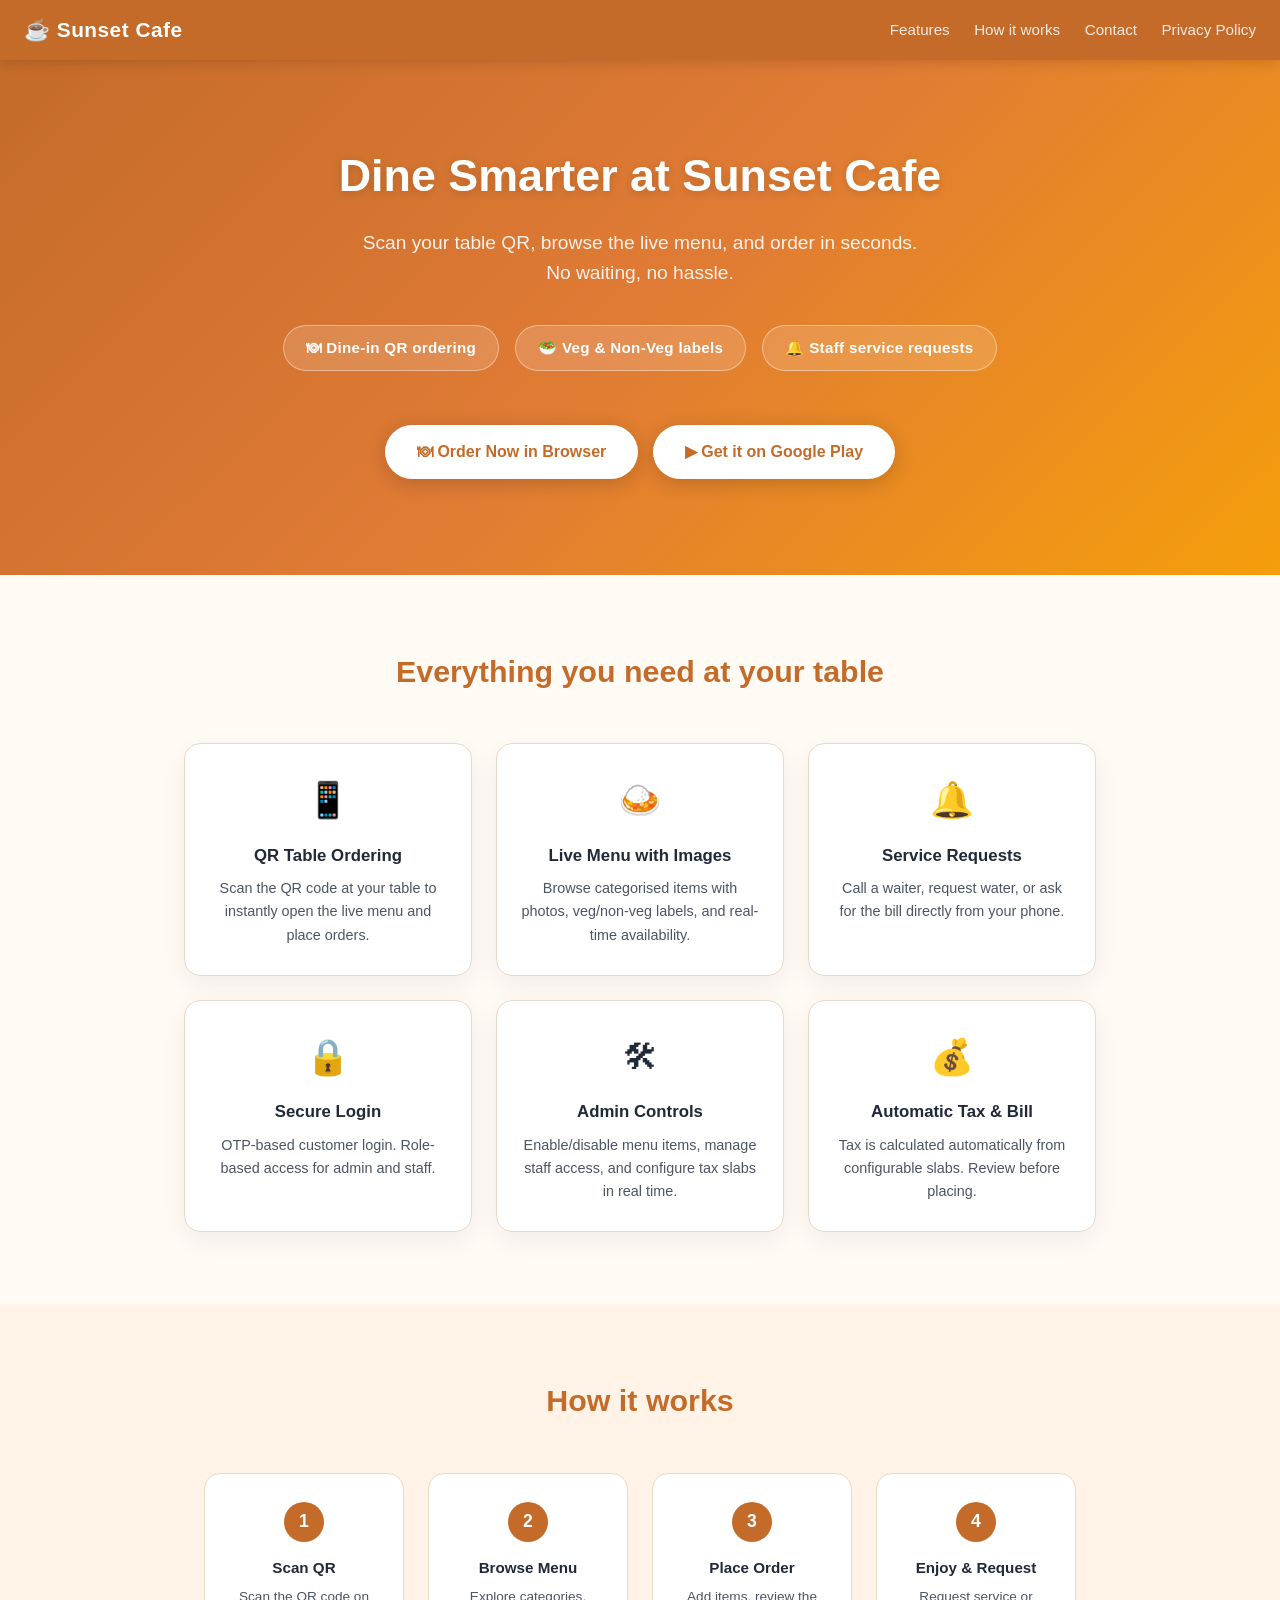
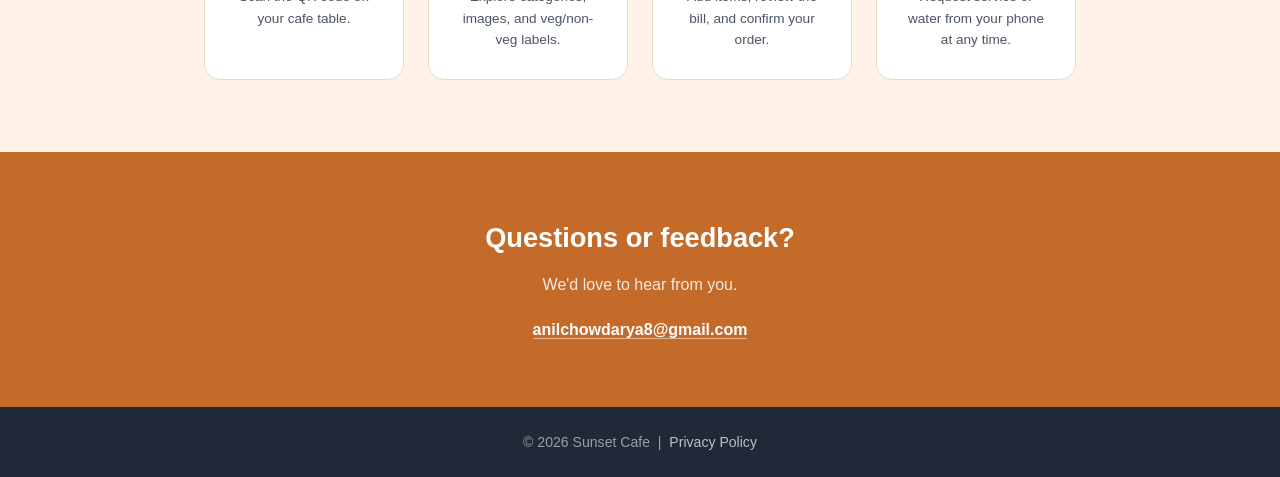
<file: index.html>
<!DOCTYPE html>
<html lang="en">
  <head>
    <meta charset="UTF-8" />
    <meta name="viewport" content="width=device-width, initial-scale=1.0" />
    <title>Sunset Cafe — Dine Smarter</title>
    <style>
      :root {
        --bg: #fffaf4;
        --card: #ffffff;
        --text: #1f2937;
        --muted: #4b5563;
        --accent: #c46b2a;
        --accent2: #f59e0b;
        --border: #ead9c8;
      }
      * { box-sizing: border-box; margin: 0; padding: 0; }
      body {
        font-family: Inter, Arial, sans-serif;
        background: var(--bg);
        color: var(--text);
        line-height: 1.6;
      }

      /* HEADER */
      header {
        background: var(--accent);
        color: #fff;
        padding: 0 24px;
        display: flex;
        align-items: center;
        justify-content: space-between;
        height: 60px;
        position: sticky;
        top: 0;
        z-index: 100;
        box-shadow: 0 2px 12px rgba(0,0,0,0.15);
      }
      header .brand {
        font-size: 1.3rem;
        font-weight: 700;
        letter-spacing: 0.5px;
      }
      header nav a {
        color: rgba(255,255,255,0.85);
        text-decoration: none;
        margin-left: 20px;
        font-size: 0.95rem;
        transition: color 0.2s;
      }
      header nav a:hover { color: #fff; }

      /* HERO */
      .hero {
        background: linear-gradient(135deg, var(--accent) 0%, #e07b35 50%, var(--accent2) 100%);
        color: #fff;
        text-align: center;
        padding: 80px 24px 96px;
      }
      .hero h1 {
        font-size: 2.8rem;
        font-weight: 800;
        margin-bottom: 16px;
        text-shadow: 0 2px 8px rgba(0,0,0,0.15);
      }
      .hero p {
        font-size: 1.2rem;
        color: rgba(255,255,255,0.9);
        max-width: 560px;
        margin: 0 auto 36px;
      }
      .badge-row {
        display: flex;
        justify-content: center;
        gap: 16px;
        flex-wrap: wrap;
      }
      .badge {
        background: rgba(255,255,255,0.15);
        border: 1.5px solid rgba(255,255,255,0.4);
        border-radius: 30px;
        padding: 10px 22px;
        font-size: 0.95rem;
        font-weight: 600;
        letter-spacing: 0.3px;
      }
      .btn-play {
        display: inline-block;
        margin-top: 28px;
        background: #fff;
        color: var(--accent);
        font-weight: 700;
        font-size: 1rem;
        padding: 14px 32px;
        border-radius: 50px;
        text-decoration: none;
        box-shadow: 0 4px 20px rgba(0,0,0,0.18);
        transition: transform 0.2s, box-shadow 0.2s;
      }
      .btn-play:hover { transform: translateY(-2px); box-shadow: 0 8px 28px rgba(0,0,0,0.22); }

      /* FEATURES */
      .section {
        max-width: 960px;
        margin: 0 auto;
        padding: 72px 24px;
      }
      .section h2 {
        font-size: 1.9rem;
        font-weight: 700;
        color: var(--accent);
        text-align: center;
        margin-bottom: 48px;
      }
      .features {
        display: grid;
        grid-template-columns: repeat(auto-fit, minmax(240px, 1fr));
        gap: 24px;
      }
      .feature-card {
        background: var(--card);
        border: 1px solid var(--border);
        border-radius: 16px;
        padding: 28px 24px;
        box-shadow: 0 8px 24px rgba(31,41,55,0.06);
        text-align: center;
      }
      .feature-card .icon {
        font-size: 2.2rem;
        margin-bottom: 14px;
      }
      .feature-card h3 {
        font-size: 1.05rem;
        font-weight: 700;
        margin-bottom: 8px;
      }
      .feature-card p {
        font-size: 0.9rem;
        color: var(--muted);
      }

      /* HOW IT WORKS */
      .steps-bg { background: #fff3e8; }
      .steps {
        display: flex;
        gap: 24px;
        flex-wrap: wrap;
        justify-content: center;
        counter-reset: step;
      }
      .step {
        background: var(--card);
        border: 1px solid var(--border);
        border-radius: 16px;
        padding: 28px 24px;
        width: 200px;
        text-align: center;
        position: relative;
      }
      .step-num {
        width: 40px;
        height: 40px;
        background: var(--accent);
        color: #fff;
        border-radius: 50%;
        display: flex;
        align-items: center;
        justify-content: center;
        font-weight: 800;
        font-size: 1.1rem;
        margin: 0 auto 14px;
      }
      .step h3 { font-size: 0.95rem; font-weight: 700; margin-bottom: 6px; }
      .step p { font-size: 0.85rem; color: var(--muted); }

      /* CONTACT */
      .contact-section {
        background: var(--accent);
        color: #fff;
        text-align: center;
        padding: 64px 24px;
      }
      .contact-section h2 { font-size: 1.7rem; font-weight: 700; margin-bottom: 12px; }
      .contact-section p { color: rgba(255,255,255,0.85); margin-bottom: 20px; }
      .contact-section a {
        color: #fff;
        font-weight: 600;
        border-bottom: 1.5px solid rgba(255,255,255,0.5);
        text-decoration: none;
      }
      .contact-section a:hover { border-color: #fff; }

      /* FOOTER */
      footer {
        background: #1f2937;
        color: rgba(255,255,255,0.55);
        text-align: center;
        padding: 24px;
        font-size: 0.88rem;
      }
      footer a { color: rgba(255,255,255,0.7); text-decoration: none; }
      footer a:hover { color: #fff; }
    </style>
  </head>
  <body>

    <header>
      <span class="brand">☕ Sunset Cafe</span>
      <nav>
        <a href="#features">Features</a>
        <a href="#how">How it works</a>
        <a href="#contact">Contact</a>
        <a href="./privacy-policy.html">Privacy Policy</a>
      </nav>
    </header>

    <section class="hero">
      <h1>Dine Smarter at Sunset Cafe</h1>
      <p>Scan your table QR, browse the live menu, and order in seconds. No waiting, no hassle.</p>
      <div class="badge-row">
        <span class="badge">🍽 Dine-in QR ordering</span>
        <span class="badge">🥗 Veg &amp; Non-Veg labels</span>
        <span class="badge">🔔 Staff service requests</span>
      </div>
      <br/>
      <a class="btn-play" href="./order/">🍽 Order Now in Browser</a>
      <a class="btn-play" href="https://play.google.com/store/apps/details?id=com.sunsetcafe.qrapp" target="_blank" rel="noopener" style="margin-left: 10px;">
        ▶ Get it on Google Play
      </a>
    </section>

    <section class="section" id="features">
      <h2>Everything you need at your table</h2>
      <div class="features">
        <div class="feature-card">
          <div class="icon">📱</div>
          <h3>QR Table Ordering</h3>
          <p>Scan the QR code at your table to instantly open the live menu and place orders.</p>
        </div>
        <div class="feature-card">
          <div class="icon">🍛</div>
          <h3>Live Menu with Images</h3>
          <p>Browse categorised items with photos, veg/non-veg labels, and real-time availability.</p>
        </div>
        <div class="feature-card">
          <div class="icon">🔔</div>
          <h3>Service Requests</h3>
          <p>Call a waiter, request water, or ask for the bill directly from your phone.</p>
        </div>
        <div class="feature-card">
          <div class="icon">🔒</div>
          <h3>Secure Login</h3>
          <p>OTP-based customer login. Role-based access for admin and staff.</p>
        </div>
        <div class="feature-card">
          <div class="icon">🛠</div>
          <h3>Admin Controls</h3>
          <p>Enable/disable menu items, manage staff access, and configure tax slabs in real time.</p>
        </div>
        <div class="feature-card">
          <div class="icon">💰</div>
          <h3>Automatic Tax &amp; Bill</h3>
          <p>Tax is calculated automatically from configurable slabs. Review before placing.</p>
        </div>
      </div>
    </section>

    <div class="steps-bg">
      <section class="section" id="how">
        <h2>How it works</h2>
        <div class="steps">
          <div class="step">
            <div class="step-num">1</div>
            <h3>Scan QR</h3>
            <p>Scan the QR code on your cafe table.</p>
          </div>
          <div class="step">
            <div class="step-num">2</div>
            <h3>Browse Menu</h3>
            <p>Explore categories, images, and veg/non-veg labels.</p>
          </div>
          <div class="step">
            <div class="step-num">3</div>
            <h3>Place Order</h3>
            <p>Add items, review the bill, and confirm your order.</p>
          </div>
          <div class="step">
            <div class="step-num">4</div>
            <h3>Enjoy &amp; Request</h3>
            <p>Request service or water from your phone at any time.</p>
          </div>
        </div>
      </section>
    </div>

    <section class="contact-section" id="contact">
      <h2>Questions or feedback?</h2>
      <p>We'd love to hear from you.</p>
      <a href="mailto:anilchowdarya8@gmail.com">anilchowdarya8@gmail.com</a>
    </section>

    <footer>
      <p>
        &copy; 2026 Sunset Cafe &nbsp;|&nbsp;
        <a href="./privacy-policy.html">Privacy Policy</a>
      </p>
    </footer>

  </body>
</html>
</file>
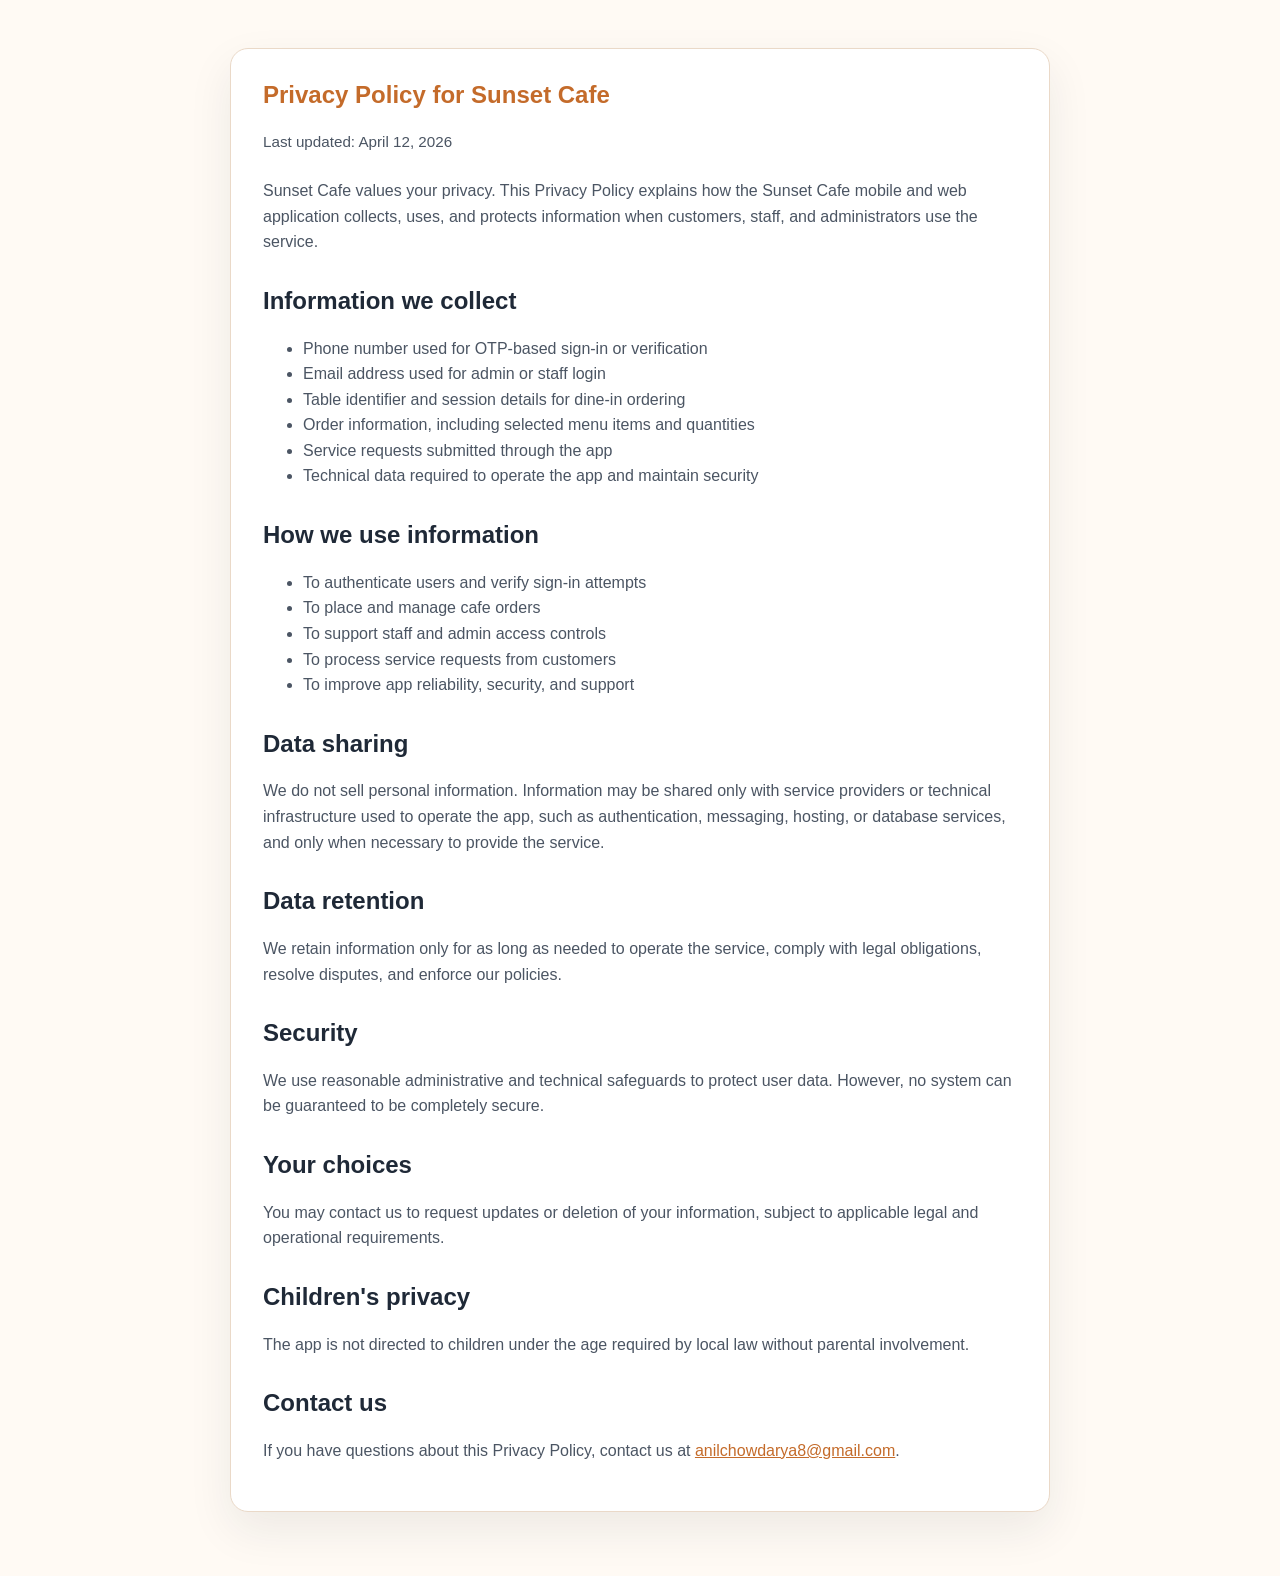
<file: privacy-policy.html>
<!DOCTYPE html>
<html lang="en">
  <head>
    <meta charset="UTF-8" />
    <meta name="viewport" content="width=device-width, initial-scale=1.0" />
    <title>Sunset Cafe Privacy Policy</title>
    <style>
      :root {
        color-scheme: light;
        --bg: #fffaf4;
        --card: #ffffff;
        --text: #1f2937;
        --muted: #4b5563;
        --accent: #c46b2a;
        --border: #ead9c8;
      }
      * { box-sizing: border-box; }
      body {
        margin: 0;
        font-family: Inter, Arial, sans-serif;
        background: var(--bg);
        color: var(--text);
        line-height: 1.6;
      }
      main {
        max-width: 860px;
        margin: 0 auto;
        padding: 48px 20px 64px;
      }
      .card {
        background: var(--card);
        border: 1px solid var(--border);
        border-radius: 18px;
        padding: 32px;
        box-shadow: 0 18px 45px rgba(31, 41, 55, 0.08);
      }
      h1, h2 { line-height: 1.2; }
      h1 { margin-top: 0; color: var(--accent); }
      h2 { margin-top: 32px; }
      p, li { color: var(--muted); }
      a { color: var(--accent); }
      .meta {
        font-size: 0.95rem;
        color: var(--muted);
        margin-bottom: 24px;
      }
    </style>
  </head>
  <body>
    <main>
      <section class="card">
        <h1>Privacy Policy for Sunset Cafe</h1>
        <p class="meta">Last updated: April 12, 2026</p>

        <p>
          Sunset Cafe values your privacy. This Privacy Policy explains how the Sunset Cafe mobile and web
          application collects, uses, and protects information when customers, staff, and administrators use
          the service.
        </p>

        <h2>Information we collect</h2>
        <ul>
          <li>Phone number used for OTP-based sign-in or verification</li>
          <li>Email address used for admin or staff login</li>
          <li>Table identifier and session details for dine-in ordering</li>
          <li>Order information, including selected menu items and quantities</li>
          <li>Service requests submitted through the app</li>
          <li>Technical data required to operate the app and maintain security</li>
        </ul>

        <h2>How we use information</h2>
        <ul>
          <li>To authenticate users and verify sign-in attempts</li>
          <li>To place and manage cafe orders</li>
          <li>To support staff and admin access controls</li>
          <li>To process service requests from customers</li>
          <li>To improve app reliability, security, and support</li>
        </ul>

        <h2>Data sharing</h2>
        <p>
          We do not sell personal information. Information may be shared only with service providers or technical
          infrastructure used to operate the app, such as authentication, messaging, hosting, or database services,
          and only when necessary to provide the service.
        </p>

        <h2>Data retention</h2>
        <p>
          We retain information only for as long as needed to operate the service, comply with legal obligations,
          resolve disputes, and enforce our policies.
        </p>

        <h2>Security</h2>
        <p>
          We use reasonable administrative and technical safeguards to protect user data. However, no system can be
          guaranteed to be completely secure.
        </p>

        <h2>Your choices</h2>
        <p>
          You may contact us to request updates or deletion of your information, subject to applicable legal and
          operational requirements.
        </p>

        <h2>Children's privacy</h2>
        <p>
          The app is not directed to children under the age required by local law without parental involvement.
        </p>

        <h2>Contact us</h2>
        <p>
          If you have questions about this Privacy Policy, contact us at
          <a href="mailto:anilchowdarya8@gmail.com">anilchowdarya8@gmail.com</a>.
        </p>
      </section>
    </main>
  </body>
</html>
</file>
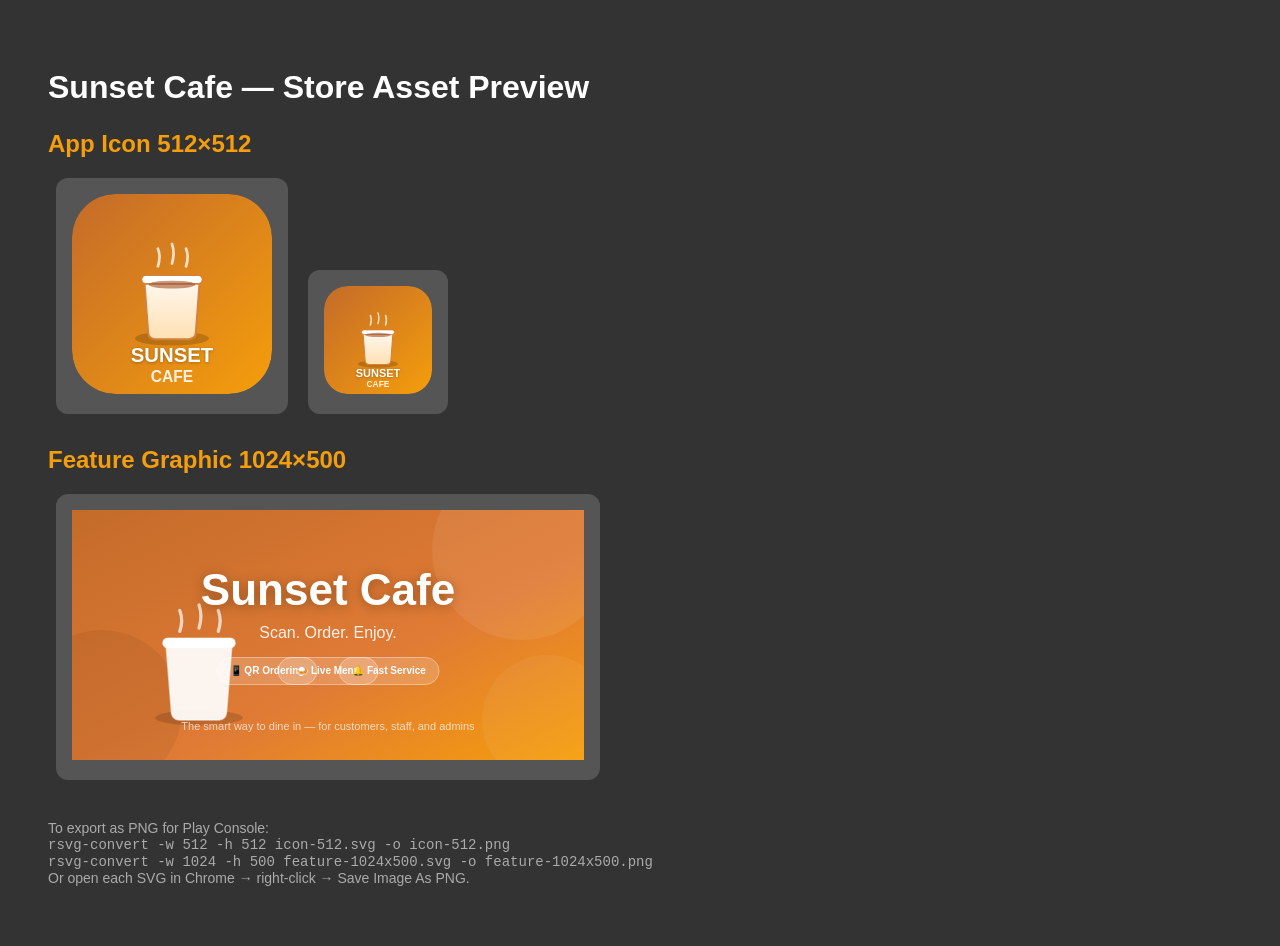
<file: assets/preview.html>
<!DOCTYPE html>
<html lang="en">
<head>
  <meta charset="UTF-8"/>
  <title>Store Asset Preview</title>
  <style>
    body { background:#333; font-family:Arial; color:#fff; padding:40px; }
    h2 { margin:24px 0 12px; color:#f59e0b; }
    .box { display:inline-block; background:#555; padding:16px; border-radius:12px; margin:8px; }
    .round img { border-radius:22%; }
  </style>
</head>
<body>
  <h1>Sunset Cafe — Store Asset Preview</h1>

  <h2>App Icon 512×512</h2>
  <div class="box round">
    <img src="icon-512.svg" width="200" height="200" alt="App icon"/>
  </div>
  <div class="box round">
    <img src="icon-512.svg" width="108" height="108" alt="App icon small"/>
  </div>

  <h2>Feature Graphic 1024×500</h2>
  <div class="box">
    <img src="feature-1024x500.svg" width="512" height="250" alt="Feature graphic"/>
  </div>

  <p style="margin-top:32px; color:#aaa; font-size:14px;">
    To export as PNG for Play Console:<br/>
    <code>rsvg-convert -w 512 -h 512 icon-512.svg -o icon-512.png</code><br/>
    <code>rsvg-convert -w 1024 -h 500 feature-1024x500.svg -o feature-1024x500.png</code><br/>
    Or open each SVG in Chrome → right-click → Save Image As PNG.
  </p>
</body>
</html>
</file>
